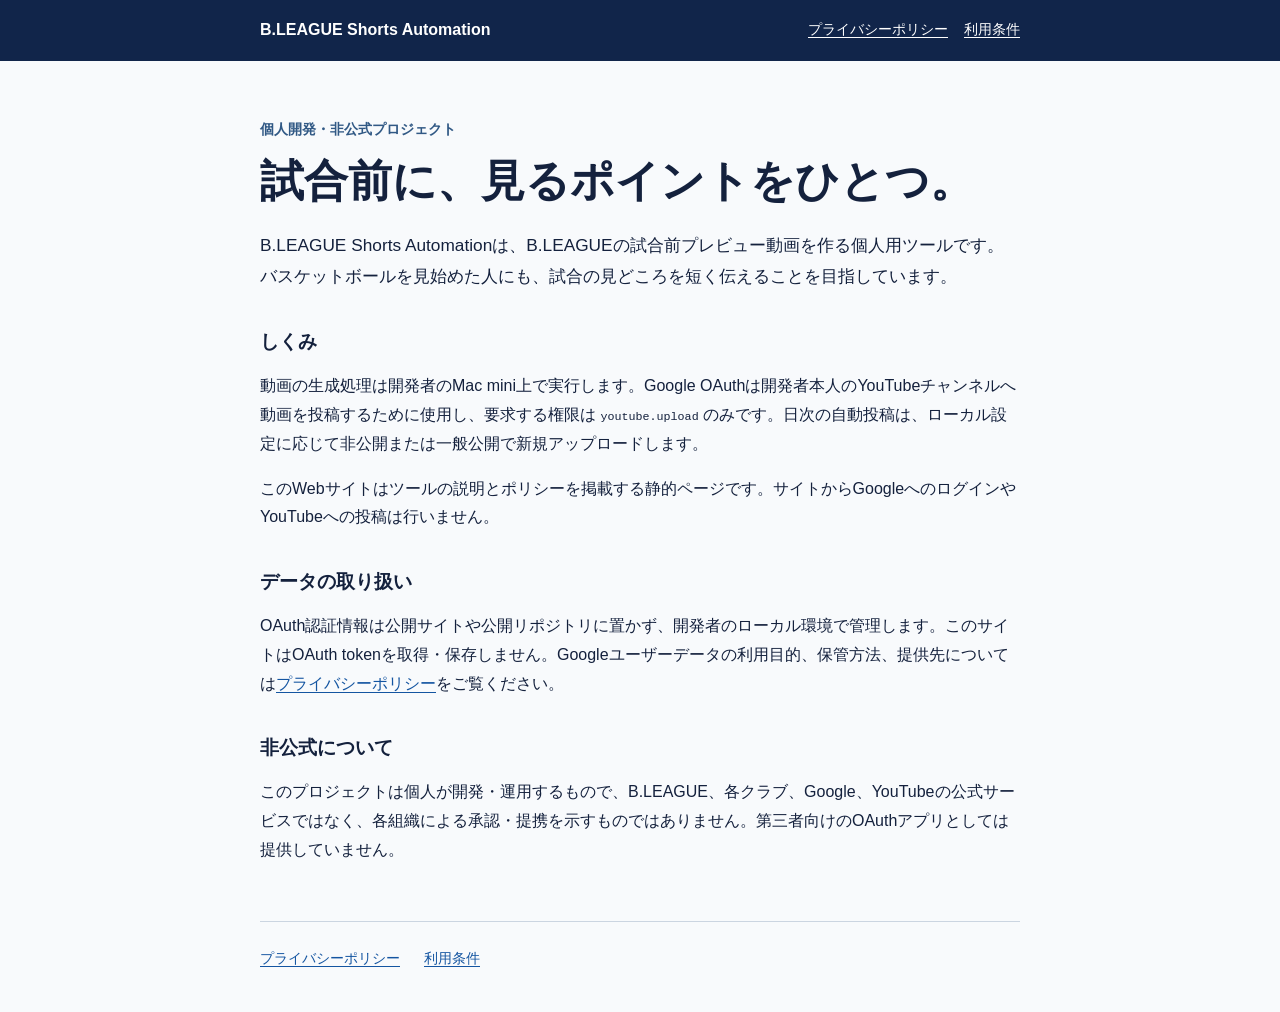
<file: index.html>
<!doctype html>
<html lang="ja">
<head>
  <meta charset="utf-8">
  <meta name="viewport" content="width=device-width, initial-scale=1">
  <meta name="description" content="B.LEAGUE Shorts Automationは、試合前の見どころを短い動画にする非公式の個人プロジェクトです。">
  <title>B.LEAGUE Shorts Automation</title>
  <link rel="stylesheet" href="style.css">
</head>
<body>
  <header class="site-header">
    <div class="wrap">
      <a class="brand" href="index.html">B.LEAGUE Shorts Automation</a>
      <nav aria-label="サイト内ナビゲーション">
        <a href="privacy.html">プライバシーポリシー</a>
        <a href="terms.html">利用条件</a>
      </nav>
    </div>
  </header>
  <main class="wrap">
    <p class="eyebrow">個人開発・非公式プロジェクト</p>
    <h1>試合前に、見るポイントをひとつ。</h1>
    <p class="lead">B.LEAGUE Shorts Automationは、B.LEAGUEの試合前プレビュー動画を作る個人用ツールです。バスケットボールを見始めた人にも、試合の見どころを短く伝えることを目指しています。</p>

    <section aria-labelledby="how-it-works">
      <h2 id="how-it-works">しくみ</h2>
      <p>動画の生成処理は開発者のMac mini上で実行します。Google OAuthは開発者本人のYouTubeチャンネルへ動画を投稿するために使用し、要求する権限は <code>youtube.upload</code> のみです。日次の自動投稿は、ローカル設定に応じて非公開または一般公開で新規アップロードします。</p>
      <p>このWebサイトはツールの説明とポリシーを掲載する静的ページです。サイトからGoogleへのログインやYouTubeへの投稿は行いません。</p>
    </section>

    <section aria-labelledby="data-handling">
      <h2 id="data-handling">データの取り扱い</h2>
      <p>OAuth認証情報は公開サイトや公開リポジトリに置かず、開発者のローカル環境で管理します。このサイトはOAuth tokenを取得・保存しません。Googleユーザーデータの利用目的、保管方法、提供先については<a href="privacy.html">プライバシーポリシー</a>をご覧ください。</p>
    </section>

    <section aria-labelledby="disclaimer">
      <h2 id="disclaimer">非公式について</h2>
      <p>このプロジェクトは個人が開発・運用するもので、B.LEAGUE、各クラブ、Google、YouTubeの公式サービスではなく、各組織による承認・提携を示すものではありません。第三者向けのOAuthアプリとしては提供していません。</p>
    </section>
  </main>
  <footer class="wrap site-footer">
    <a href="privacy.html">プライバシーポリシー</a>
    <a href="terms.html">利用条件</a>
  </footer>
</body>
</html>
</file>
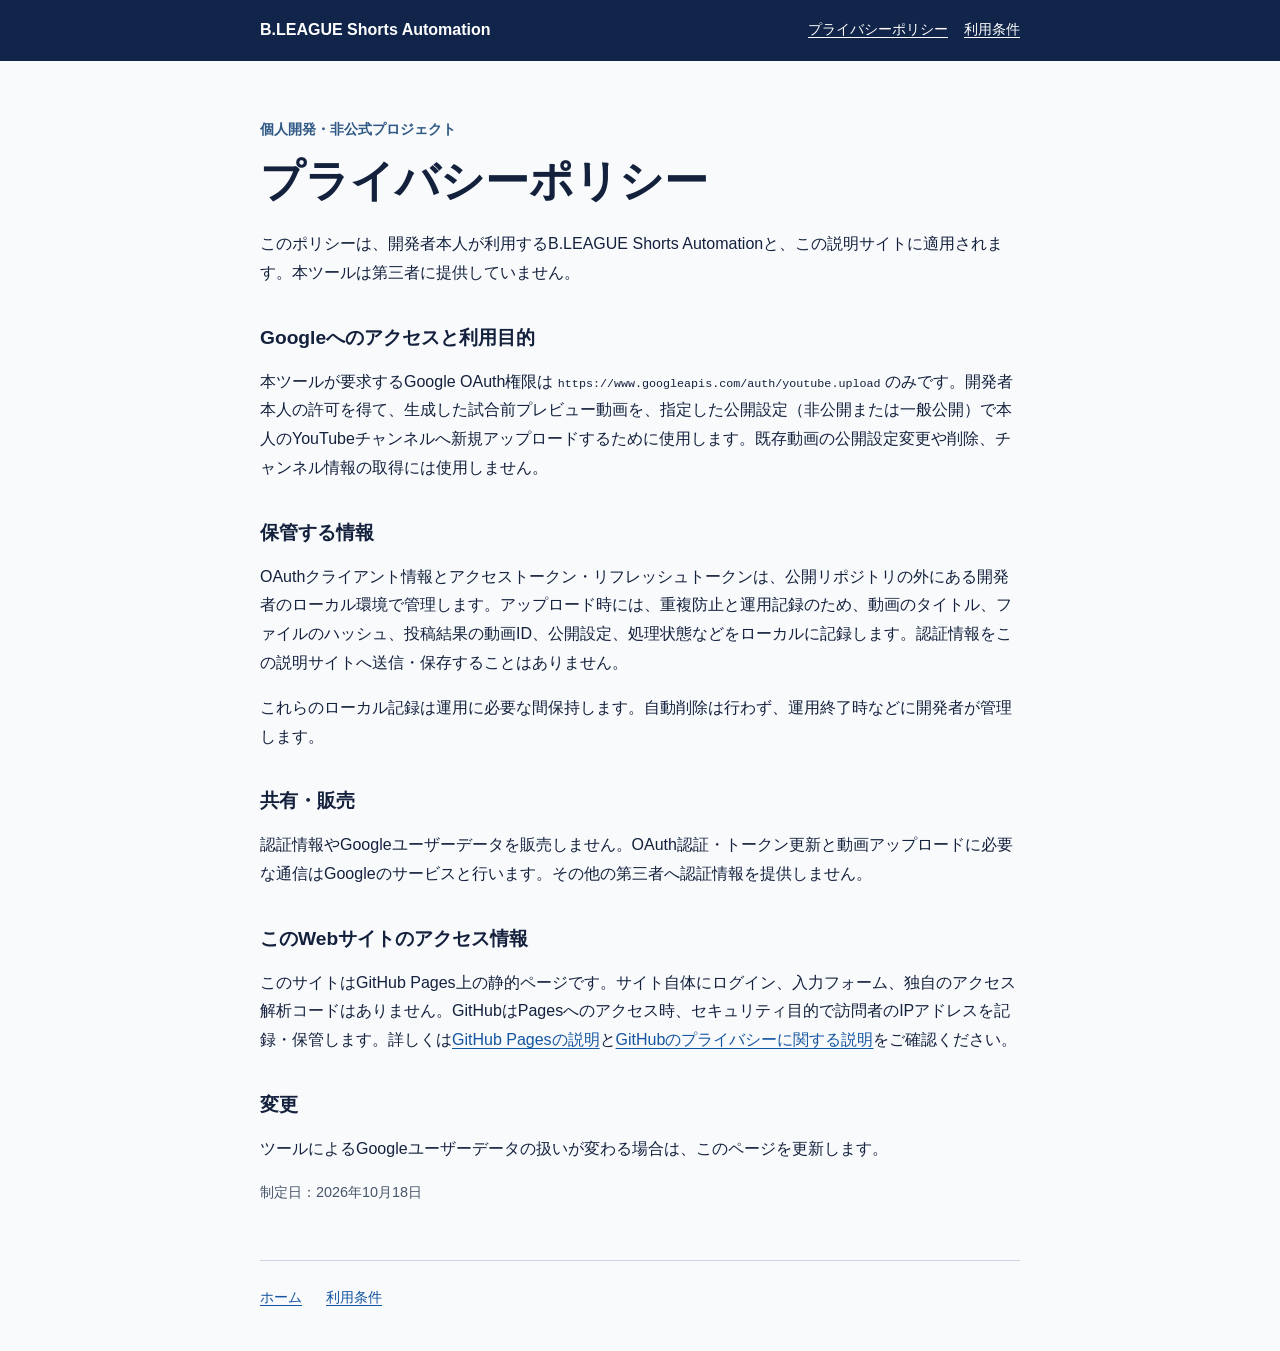
<file: privacy.html>
<!doctype html>
<html lang="ja">
<head>
  <meta charset="utf-8">
  <meta name="viewport" content="width=device-width, initial-scale=1">
  <meta name="description" content="B.LEAGUE Shorts Automationのプライバシーポリシー。">
  <title>プライバシーポリシー | B.LEAGUE Shorts Automation</title>
  <link rel="stylesheet" href="style.css">
</head>
<body>
  <header class="site-header">
    <div class="wrap">
      <a class="brand" href="index.html">B.LEAGUE Shorts Automation</a>
      <nav aria-label="サイト内ナビゲーション">
        <a aria-current="page" href="privacy.html">プライバシーポリシー</a>
        <a href="terms.html">利用条件</a>
      </nav>
    </div>
  </header>
  <main class="wrap policy">
    <p class="eyebrow">個人開発・非公式プロジェクト</p>
    <h1>プライバシーポリシー</h1>
    <p>このポリシーは、開発者本人が利用するB.LEAGUE Shorts Automationと、この説明サイトに適用されます。本ツールは第三者に提供していません。</p>

    <h2>Googleへのアクセスと利用目的</h2>
    <p>本ツールが要求するGoogle OAuth権限は <code>https://www.googleapis.com/auth/youtube.upload</code> のみです。開発者本人の許可を得て、生成した試合前プレビュー動画を、指定した公開設定（非公開または一般公開）で本人のYouTubeチャンネルへ新規アップロードするために使用します。既存動画の公開設定変更や削除、チャンネル情報の取得には使用しません。</p>

    <h2>保管する情報</h2>
    <p>OAuthクライアント情報とアクセストークン・リフレッシュトークンは、公開リポジトリの外にある開発者のローカル環境で管理します。アップロード時には、重複防止と運用記録のため、動画のタイトル、ファイルのハッシュ、投稿結果の動画ID、公開設定、処理状態などをローカルに記録します。認証情報をこの説明サイトへ送信・保存することはありません。</p>
    <p>これらのローカル記録は運用に必要な間保持します。自動削除は行わず、運用終了時などに開発者が管理します。</p>

    <h2>共有・販売</h2>
    <p>認証情報やGoogleユーザーデータを販売しません。OAuth認証・トークン更新と動画アップロードに必要な通信はGoogleのサービスと行います。その他の第三者へ認証情報を提供しません。</p>

    <h2>このWebサイトのアクセス情報</h2>
    <p>このサイトはGitHub Pages上の静的ページです。サイト自体にログイン、入力フォーム、独自のアクセス解析コードはありません。GitHubはPagesへのアクセス時、セキュリティ目的で訪問者のIPアドレスを記録・保管します。詳しくは<a href="https://docs.github.com/en/pages/getting-started-with-github-pages/what-is-github-pages">GitHub Pagesの説明</a>と<a href="https://docs.github.com/en/site-policy/privacy-policies/github-privacy-statement">GitHubのプライバシーに関する説明</a>をご確認ください。</p>

    <h2>変更</h2>
    <p>ツールによるGoogleユーザーデータの扱いが変わる場合は、このページを更新します。</p>
    <p class="updated">制定日：2026年10月18日</p>
  </main>
  <footer class="wrap site-footer">
    <a href="index.html">ホーム</a>
    <a href="terms.html">利用条件</a>
  </footer>
</body>
</html>
</file>
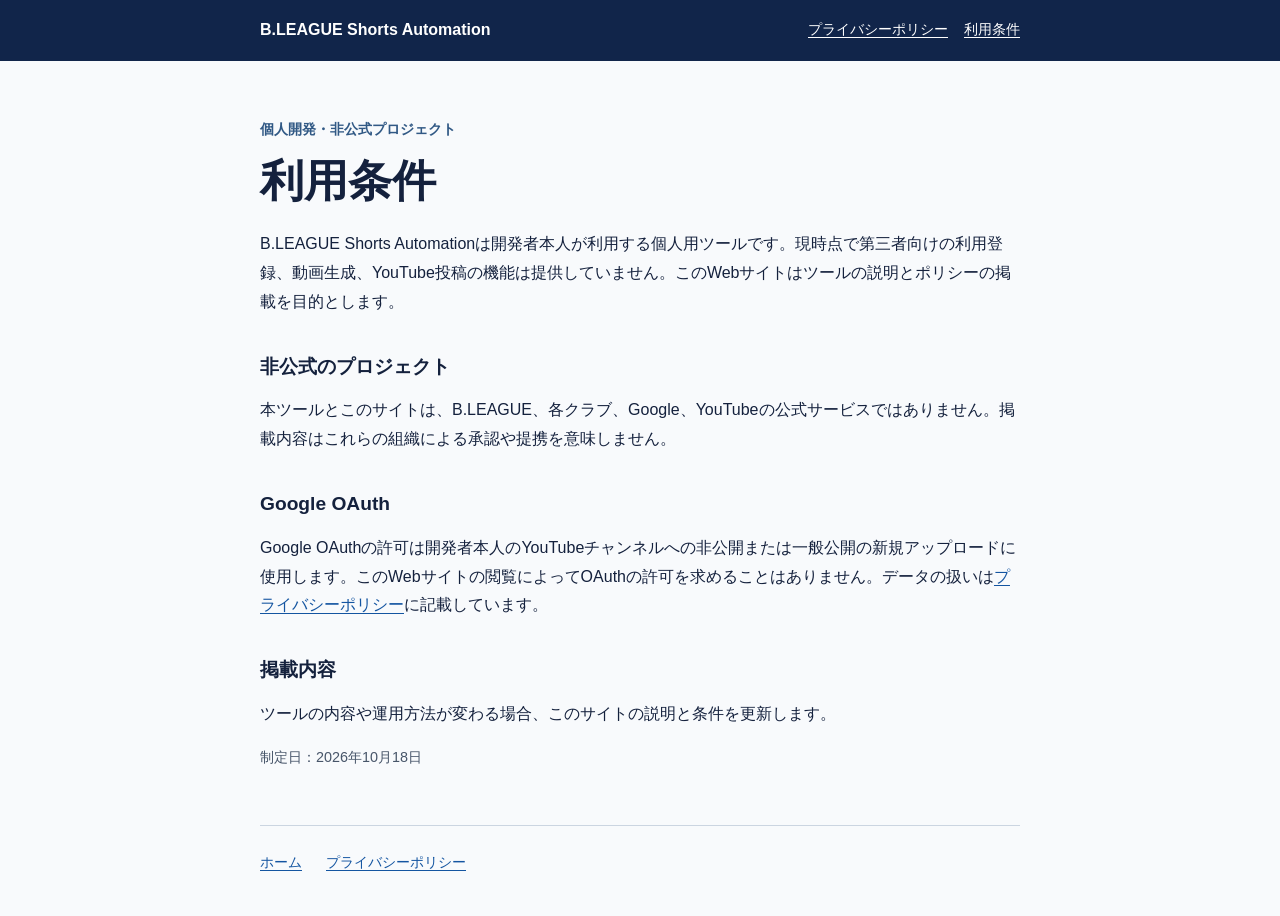
<file: terms.html>
<!doctype html>
<html lang="ja">
<head>
  <meta charset="utf-8">
  <meta name="viewport" content="width=device-width, initial-scale=1">
  <meta name="description" content="B.LEAGUE Shorts Automationの利用条件。">
  <title>利用条件 | B.LEAGUE Shorts Automation</title>
  <link rel="stylesheet" href="style.css">
</head>
<body>
  <header class="site-header">
    <div class="wrap">
      <a class="brand" href="index.html">B.LEAGUE Shorts Automation</a>
      <nav aria-label="サイト内ナビゲーション">
        <a href="privacy.html">プライバシーポリシー</a>
        <a aria-current="page" href="terms.html">利用条件</a>
      </nav>
    </div>
  </header>
  <main class="wrap policy">
    <p class="eyebrow">個人開発・非公式プロジェクト</p>
    <h1>利用条件</h1>
    <p>B.LEAGUE Shorts Automationは開発者本人が利用する個人用ツールです。現時点で第三者向けの利用登録、動画生成、YouTube投稿の機能は提供していません。このWebサイトはツールの説明とポリシーの掲載を目的とします。</p>

    <h2>非公式のプロジェクト</h2>
    <p>本ツールとこのサイトは、B.LEAGUE、各クラブ、Google、YouTubeの公式サービスではありません。掲載内容はこれらの組織による承認や提携を意味しません。</p>

    <h2>Google OAuth</h2>
    <p>Google OAuthの許可は開発者本人のYouTubeチャンネルへの非公開または一般公開の新規アップロードに使用します。このWebサイトの閲覧によってOAuthの許可を求めることはありません。データの扱いは<a href="privacy.html">プライバシーポリシー</a>に記載しています。</p>

    <h2>掲載内容</h2>
    <p>ツールの内容や運用方法が変わる場合、このサイトの説明と条件を更新します。</p>
    <p class="updated">制定日：2026年10月18日</p>
  </main>
  <footer class="wrap site-footer">
    <a href="index.html">ホーム</a>
    <a href="privacy.html">プライバシーポリシー</a>
  </footer>
</body>
</html>
</file>
<file: style.css>
:root { color-scheme: light; font-family: -apple-system, BlinkMacSystemFont, "Hiragino Kaku Gothic ProN", "Noto Sans JP", sans-serif; line-height: 1.8; color: #14213d; background: #f8fafc; }
* { box-sizing: border-box; }
body { margin: 0; }
.wrap { width: min(100% - 2.5rem, 760px); margin-inline: auto; }
.site-header { background: #11254a; color: white; }
.site-header .wrap { display: flex; justify-content: space-between; align-items: center; gap: 1rem; padding-block: 1rem; }
.site-header a { color: white; }
.brand { font-weight: 700; text-decoration: none; }
nav { display: flex; flex-wrap: wrap; gap: .5rem 1rem; font-size: .9rem; }
main { padding-block: 3.5rem 2.5rem; }
.eyebrow { margin: 0 0 .5rem; color: #315985; font-size: .9rem; font-weight: 700; }
h1 { margin: 0 0 1.25rem; font-size: clamp(1.8rem, 5vw, 2.75rem); line-height: 1.35; }
.lead { font-size: 1.08rem; }
section, .policy h2 { margin-top: 2.25rem; }
h2 { font-size: 1.2rem; line-height: 1.45; }
a { color: #1455a1; text-underline-offset: .18em; }
a:focus-visible { outline: 3px solid #f4ad35; outline-offset: 3px; }
code { overflow-wrap: anywhere; font-size: .9em; }
.site-footer { display: flex; gap: 1.5rem; border-top: 1px solid #cbd5e1; padding-block: 1.5rem 2.5rem; font-size: .9rem; }
.updated { color: #475569; font-size: .9rem; }
@media (max-width: 600px) { .site-header .wrap { align-items: flex-start; flex-direction: column; } main { padding-top: 2.5rem; } }
</file>
